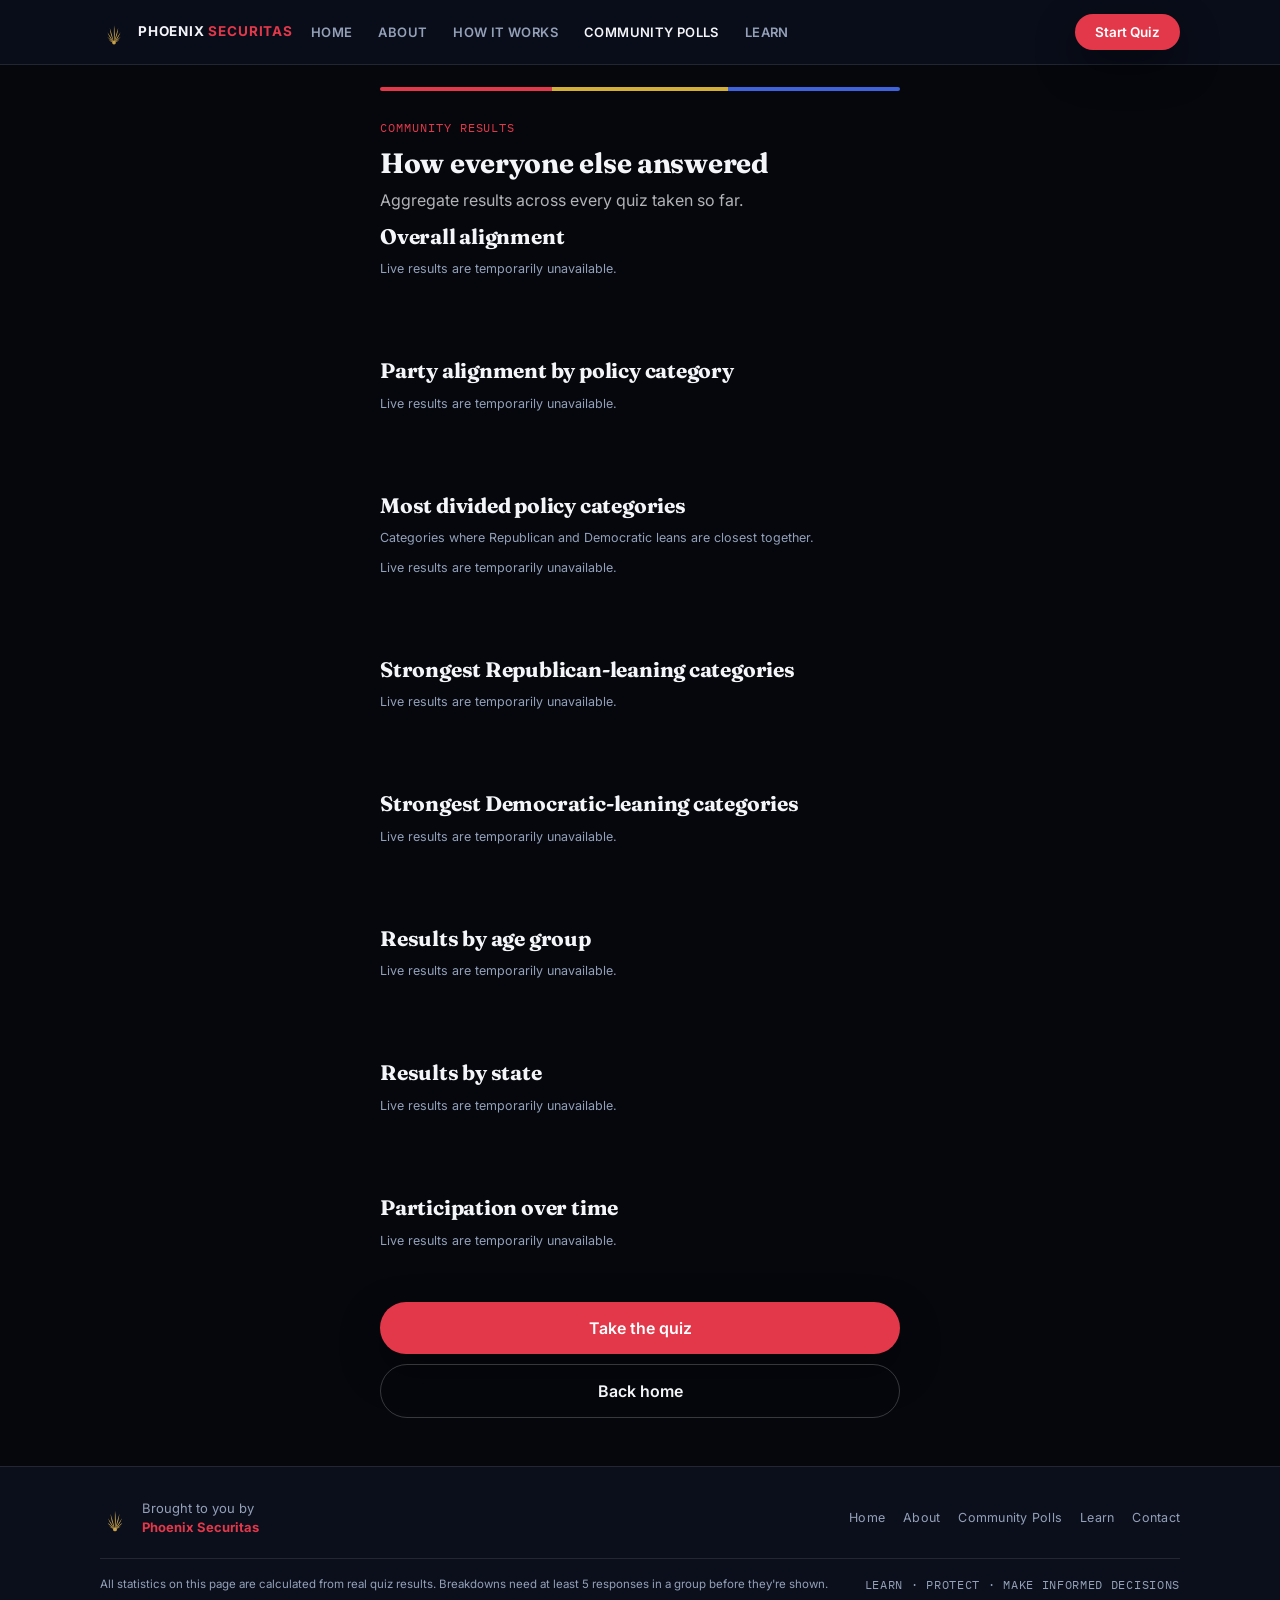
<file: community.html>
<!DOCTYPE html>
<html lang="en">
<head>
<meta charset="UTF-8">
<meta name="viewport" content="width=device-width, initial-scale=1, viewport-fit=cover">
<title>Community Results — Guess Your Party</title>
<link rel="stylesheet" href="css/style.css">
</head>
<body>

<nav class="site-nav">
  <div class="nav-inner">
    <a href="index.html" class="nav-brand">
      <img src="assets/phoenix-mark.svg" class="nav-logo" alt="Phoenix Securitas">
      <span class="wordmark">PHOENIX <b>SECURITAS</b></span>
    </a>
    <div class="nav-links">
      <a href="index.html">Home</a>
      <a href="index.html#about">About</a>
      <a href="index.html#how-it-works">How It Works</a>
      <a href="community.html" class="active">Community Polls</a>
    <a href="https://www.freedomsfighter.com/">Learn</a>
    </div>
    <a href="form.html" class="btn btn-primary nav-cta">Start Quiz</a>
  </div>
</nav>

<div class="shell">

  <div class="tri-rule" style="margin-top:22px;"></div>

  <main>
    <p class="eyebrow">Community results</p>
    <h1 style="font-size:28px;margin-bottom:10px;">How everyone else answered</h1>
    <p style="margin-bottom:6px;">Aggregate results across every quiz taken so far.</p>

    <section class="section-block" style="margin-top:6px;">
      <h2>Overall alignment</h2>
      <div id="overall-block">Loading live results…</div>
    </section>

    <section class="section-block">
      <h2>Party alignment by policy category</h2>
      <div id="category-list">Loading…</div>
    </section>

    <section class="section-block">
      <h2>Most divided policy categories</h2>
      <p style="font-size:12.5px;color:var(--slate);margin-bottom:10px;">Categories where Republican and Democratic leans are closest together.</p>
      <div id="most-divided-list">Loading…</div>
    </section>

    <section class="section-block">
      <h2>Strongest Republican-leaning categories</h2>
      <div id="strongest-r-list">Loading…</div>
    </section>

    <section class="section-block">
      <h2>Strongest Democratic-leaning categories</h2>
      <div id="strongest-d-list">Loading…</div>
    </section>

    <section class="section-block">
      <h2>Results by age group</h2>
      <div id="age-list">Loading…</div>
    </section>

    <section class="section-block">
      <h2>Results by state</h2>
      <div id="state-list">Loading…</div>
    </section>

    <section class="section-block">
      <h2>Participation over time</h2>
      <div id="trends-block">Loading…</div>
    </section>

    <div class="cta-stack" style="margin-top:6px;">
      <a class="btn btn-primary" href="form.html">Take the quiz</a>
      <a class="btn btn-ghost" href="index.html">Back home</a>
    </div>
  </main>

</div>

<footer class="site-footer-full">
  <div class="footer-inner">
    <div class="footer-top">
      <div class="footer-brand">
        <img src="assets/phoenix-mark.svg" alt="Phoenix Securitas">
        <div class="footer-brand-text">Brought to you by<br><a href="https://tree.phoenixsecuritas.com">Phoenix Securitas</a></div>
      </div>
      <div class="footer-links">
        <a href="index.html">Home</a>
        <a href="index.html#about">About</a>
        <a href="community.html">Community Polls</a>
        <a href="https://www.freedomsfighter.com/">Learn</a>
        <a href="https://tree.phoenixsecuritas.com">Contact</a>
      </div>
    </div>
    <div class="footer-bottom">
      <span>All statistics on this page are calculated from real quiz results. Breakdowns need at least 5 responses in a group before they're shown.</span>
      <span class="footer-tagline">Learn · Protect · Make Informed Decisions</span>
    </div>
  </div>
</footer>

<script src="js/community.js"></script>
</body>
</html>
</file>
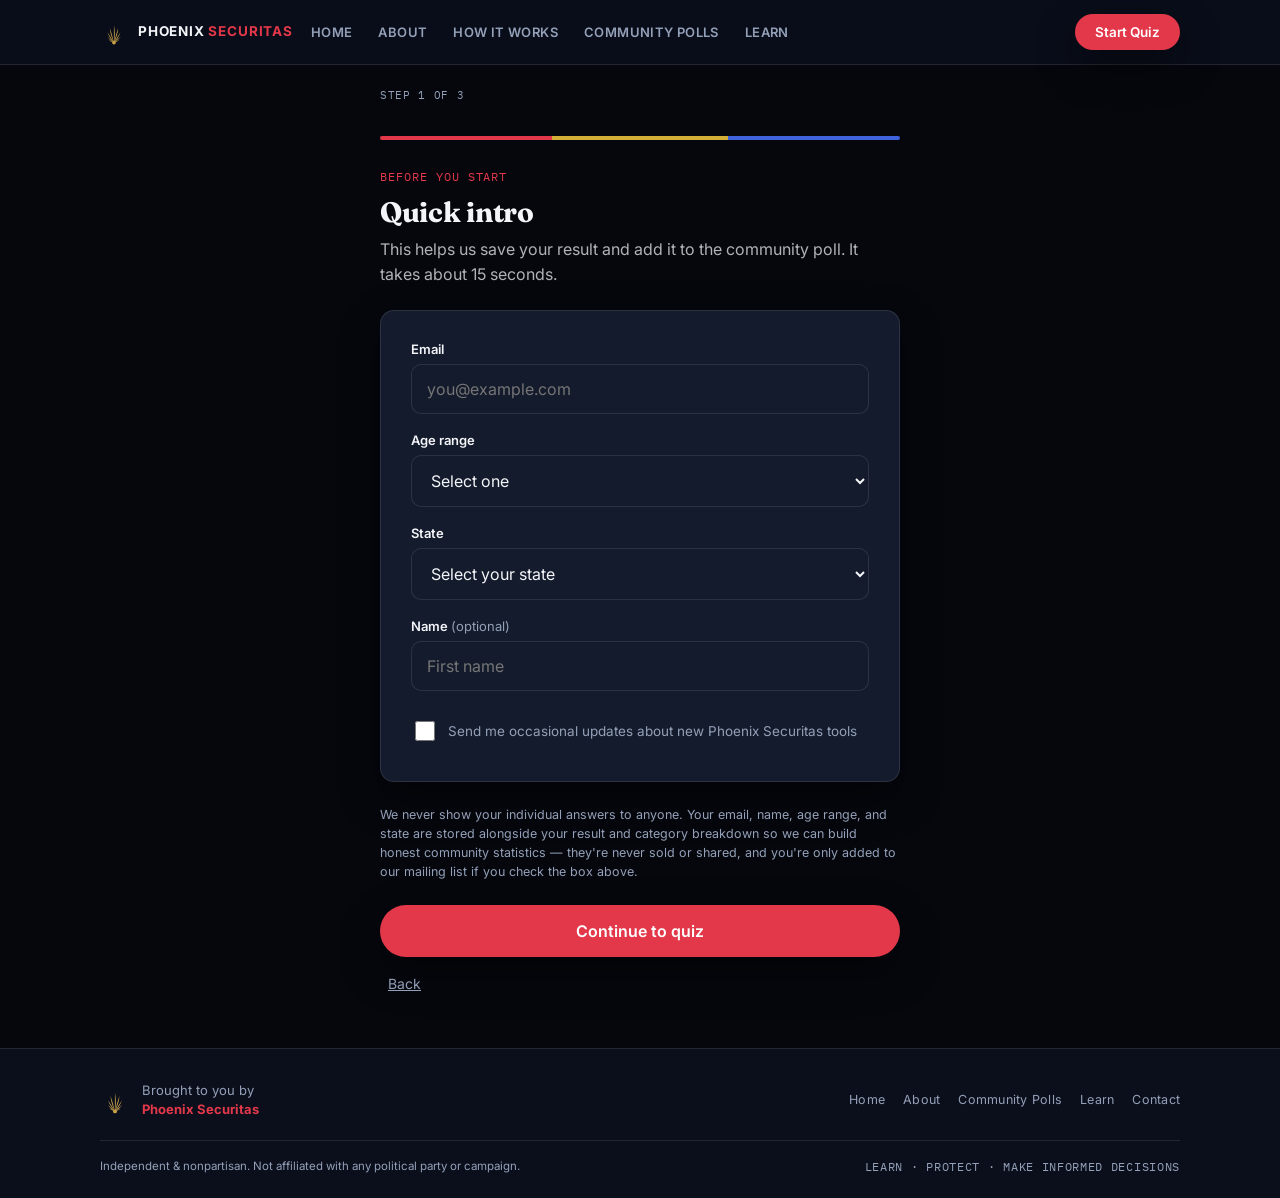
<file: form.html>
<!DOCTYPE html>
<html lang="en">
<head>
<meta charset="UTF-8">
<meta name="viewport" content="width=device-width, initial-scale=1, viewport-fit=cover">
<title>Before you start — Guess Your Party</title>
<link rel="stylesheet" href="css/style.css">
</head>
<body>

<nav class="site-nav">
  <div class="nav-inner">
    <a href="index.html" class="nav-brand">
      <img src="assets/phoenix-mark.svg" class="nav-logo" alt="Phoenix Securitas">
      <span class="wordmark">PHOENIX <b>SECURITAS</b></span>
    </a>
    <div class="nav-links">
      <a href="index.html">Home</a>
      <a href="index.html#about">About</a>
      <a href="index.html#how-it-works">How It Works</a>
      <a href="community.html">Community Polls</a>
    <a href="https://www.freedomsfighter.com/">Learn</a>
    </div>
    <a href="form.html" class="btn btn-primary nav-cta">Start Quiz</a>
  </div>
</nav>

<div class="shell">

  <div style="display:flex;align-items:center;justify-content:space-between;padding:22px 0 8px;">
    <p class="step-tag" style="margin:0;">Step 1 of 3</p>
  </div>
  <div class="tri-rule"></div>

  <main>
    <p class="eyebrow">Before you start</p>
    <h1 style="font-size:28px;margin-bottom:10px;">Quick intro</h1>
    <p style="margin-bottom:24px;">This helps us save your result and add it to the community poll. It takes about 15 seconds.</p>

    <!--
      SITE OWNER NOTE:
      To use a real embedded Google Form instead of the form below, create a
      Google Form with fields for Email, Age range, State, and Name (optional),
      then replace this whole <form class="form-card"> block with:

      <div class="form-card" style="padding:0;overflow:hidden;">
        <iframe src="YOUR_GOOGLE_FORM_EMBED_URL"
                width="100%" height="720" frameborder="0"
                style="display:block;">Loading…</iframe>
      </div>
      <a class="btn btn-primary" href="quiz.html">I've submitted the form — start the quiz</a>

      Google Forms can't auto-redirect to an external page on submit without a
      paid add-on, so the safest pattern is: embed the form, then show a
      "Continue to quiz" button beneath it. The native form below works the
      same way end-to-end without any external setup, and stores answers only
      in this browser (sessionStorage) — no backend involved.
    -->

    <form class="form-card" id="intake-form" novalidate>
      <div class="field" id="field-email">
        <label for="email">Email</label>
        <input type="email" id="email" name="email" placeholder="you@example.com" autocomplete="email" required>
        <div class="err-msg">Enter a valid email address.</div>
      </div>

      <div class="field" id="field-age">
        <label for="age">Age range</label>
        <select id="age" name="age" required>
          <option value="" disabled selected>Select one</option>
          <option>Under 18</option>
          <option>18–24</option>
          <option>25–34</option>
          <option>35–44</option>
          <option>45–54</option>
          <option>55–64</option>
          <option>65+</option>
        </select>
        <div class="err-msg">Please select an age range.</div>
      </div>

      <div class="field" id="field-state">
        <label for="state">State</label>
        <select id="state" name="state" required>
          <option value="" disabled selected>Select your state</option>
        </select>
        <div class="err-msg">Please select a state.</div>
      </div>

      <div class="field" id="field-name">
        <label for="name">Name <span class="optional">(optional)</span></label>
        <input type="text" id="name" name="name" placeholder="First name" autocomplete="given-name">
      </div>

      <div class="field field-checkbox" id="field-marketing">
        <label for="marketing">
          <input type="checkbox" id="marketing" name="marketing">
          Send me occasional updates about new Phoenix Securitas tools
        </label>
      </div>
    </form>

    <p class="privacy-note">We never show your individual answers to anyone. Your email, name, age range, and state are stored alongside your result and category breakdown so we can build honest community statistics — they're never sold or shared, and you're only added to our mailing list if you check the box above.</p>

    <div class="cta-stack">
      <button class="btn btn-primary" id="continue-btn" type="button">Continue to quiz</button>
      <a class="btn-link" href="index.html">Back</a>
    </div>
  </main>

</div>

<footer class="site-footer-full">
  <div class="footer-inner">
    <div class="footer-top">
      <div class="footer-brand">
        <img src="assets/phoenix-mark.svg" alt="Phoenix Securitas">
        <div class="footer-brand-text">Brought to you by<br><a href="https://tree.phoenixsecuritas.com">Phoenix Securitas</a></div>
      </div>
      <div class="footer-links">
        <a href="index.html">Home</a>
        <a href="index.html#about">About</a>
        <a href="community.html">Community Polls</a>
        <a href="https://www.freedomsfighter.com/">Learn</a>
        <a href="https://tree.phoenixsecuritas.com">Contact</a>
      </div>
    </div>
    <div class="footer-bottom">
      <span>Independent &amp; nonpartisan. Not affiliated with any political party or campaign.</span>
      <span class="footer-tagline">Learn · Protect · Make Informed Decisions</span>
    </div>
  </div>
</footer>

<script>
  const STATES = ["Alabama","Alaska","Arizona","Arkansas","California","Colorado","Connecticut","Delaware","Florida","Georgia","Hawaii","Idaho","Illinois","Indiana","Iowa","Kansas","Kentucky","Louisiana","Maine","Maryland","Massachusetts","Michigan","Minnesota","Mississippi","Missouri","Montana","Nebraska","Nevada","New Hampshire","New Jersey","New Mexico","New York","North Carolina","North Dakota","Ohio","Oklahoma","Oregon","Pennsylvania","Rhode Island","South Carolina","South Dakota","Tennessee","Texas","Utah","Vermont","Virginia","Washington","West Virginia","Wisconsin","Wyoming","District of Columbia"];
  const stateSelect = document.getElementById('state');
  STATES.forEach(s => {
    const opt = document.createElement('option');
    opt.value = s; opt.textContent = s;
    stateSelect.appendChild(opt);
  });

  function validEmail(v) { return /^[^\s@]+@[^\s@]+\.[^\s@]+$/.test(v); }

  document.getElementById('continue-btn').addEventListener('click', () => {
    const email = document.getElementById('email').value.trim();
    const age = document.getElementById('age').value;
    const state = document.getElementById('state').value;
    const name = document.getElementById('name').value.trim();
    const marketing = document.getElementById('marketing').checked;

    let ok = true;
    toggleError('field-email', !validEmail(email));
    toggleError('field-age', !age);
    toggleError('field-state', !state);
    ok = validEmail(email) && !!age && !!state;

    if (!ok) return;

    sessionStorage.setItem('gyp_profile', JSON.stringify({ email, age, state, name, marketing }));
    window.location.href = 'quiz.html';
  });

  function toggleError(fieldId, hasError) {
    document.getElementById(fieldId).classList.toggle('error', hasError);
  }
</script>
</body>
</html>
</file>
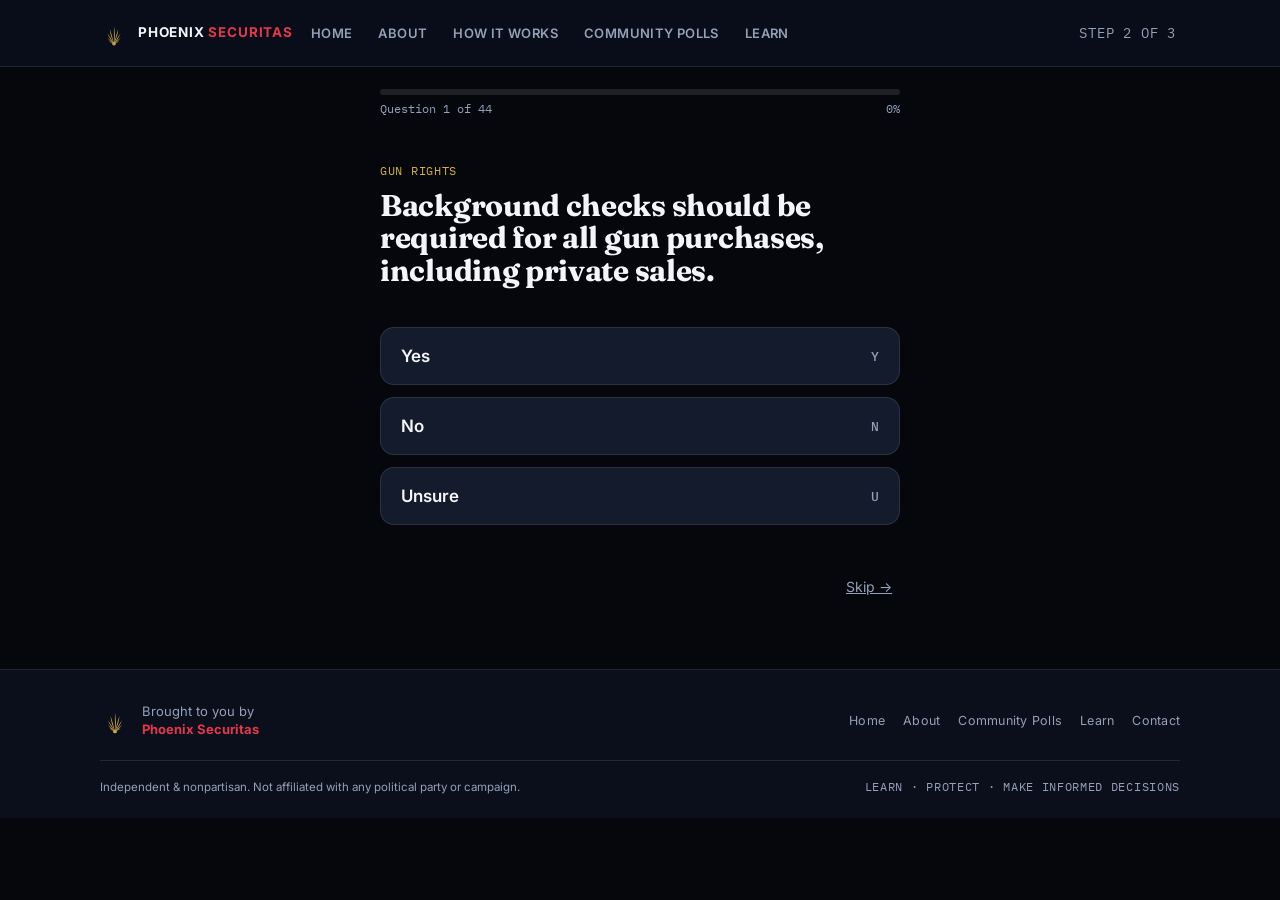
<file: quiz.html>
<!DOCTYPE html>
<html lang="en">
<head>
<meta charset="UTF-8">
<meta name="viewport" content="width=device-width, initial-scale=1, viewport-fit=cover">
<title>Quiz — Guess Your Party</title>
<link rel="stylesheet" href="css/style.css">
</head>
<body>

<nav class="site-nav">
  <div class="nav-inner">
    <a href="index.html" class="nav-brand">
      <img src="assets/phoenix-mark.svg" class="nav-logo" alt="Phoenix Securitas">
      <span class="wordmark">PHOENIX <b>SECURITAS</b></span>
    </a>
    <div class="nav-links">
      <a href="index.html">Home</a>
      <a href="index.html#about">About</a>
      <a href="index.html#how-it-works">How It Works</a>
      <a href="community.html">Community Polls</a>
    <a href="https://www.freedomsfighter.com/">Learn</a>
    </div>
    <span class="step-tag nav-cta" style="padding:10px 4px;">Step 2 of 3</span>
  </div>
</nav>

<div class="shell">

  <div class="progress-track" style="margin-top:22px;"><div class="progress-fill" id="progress-fill"></div></div>
  <div class="progress-meta">
    <span id="progress-count">Question 1 of 44</span>
    <span id="progress-pct">2%</span>
  </div>

  <main>
    <div class="quiz-stage">
      <div class="q-category" id="q-category">Economy &amp; Taxes</div>
      <h1 class="q-text" id="q-text">Loading question…</h1>

      <div class="answers">
        <button class="ans-btn" data-a="yes" id="btn-yes">
          <span>Yes</span><span class="k">Y</span>
        </button>
        <button class="ans-btn" data-a="no" id="btn-no">
          <span>No</span><span class="k">N</span>
        </button>
        <button class="ans-btn" data-a="unsure" id="btn-unsure">
          <span>Unsure</span><span class="k">U</span>
        </button>
      </div>
    </div>

    <div class="quiz-footer">
      <button class="btn-link" id="back-btn" type="button">← Previous</button>
      <button class="btn-link" id="skip-btn" type="button">Skip →</button>
    </div>
  </main>
</div>

<footer class="site-footer-full">
  <div class="footer-inner">
    <div class="footer-top">
      <div class="footer-brand">
        <img src="assets/phoenix-mark.svg" alt="Phoenix Securitas">
        <div class="footer-brand-text">Brought to you by<br><a href="https://tree.phoenixsecuritas.com">Phoenix Securitas</a></div>
      </div>
      <div class="footer-links">
        <a href="index.html">Home</a>
        <a href="index.html#about">About</a>
        <a href="community.html">Community Polls</a>
        <a href="https://www.freedomsfighter.com/">Learn</a>
        <a href="https://tree.phoenixsecuritas.com">Contact</a>
      </div>
    </div>
    <div class="footer-bottom">
      <span>Independent &amp; nonpartisan. Not affiliated with any political party or campaign.</span>
      <span class="footer-tagline">Learn · Protect · Make Informed Decisions</span>
    </div>
  </div>
</footer>

<script src="js/questions.js"></script>
<script src="js/quiz.js"></script>
</body>
</html>
</file>
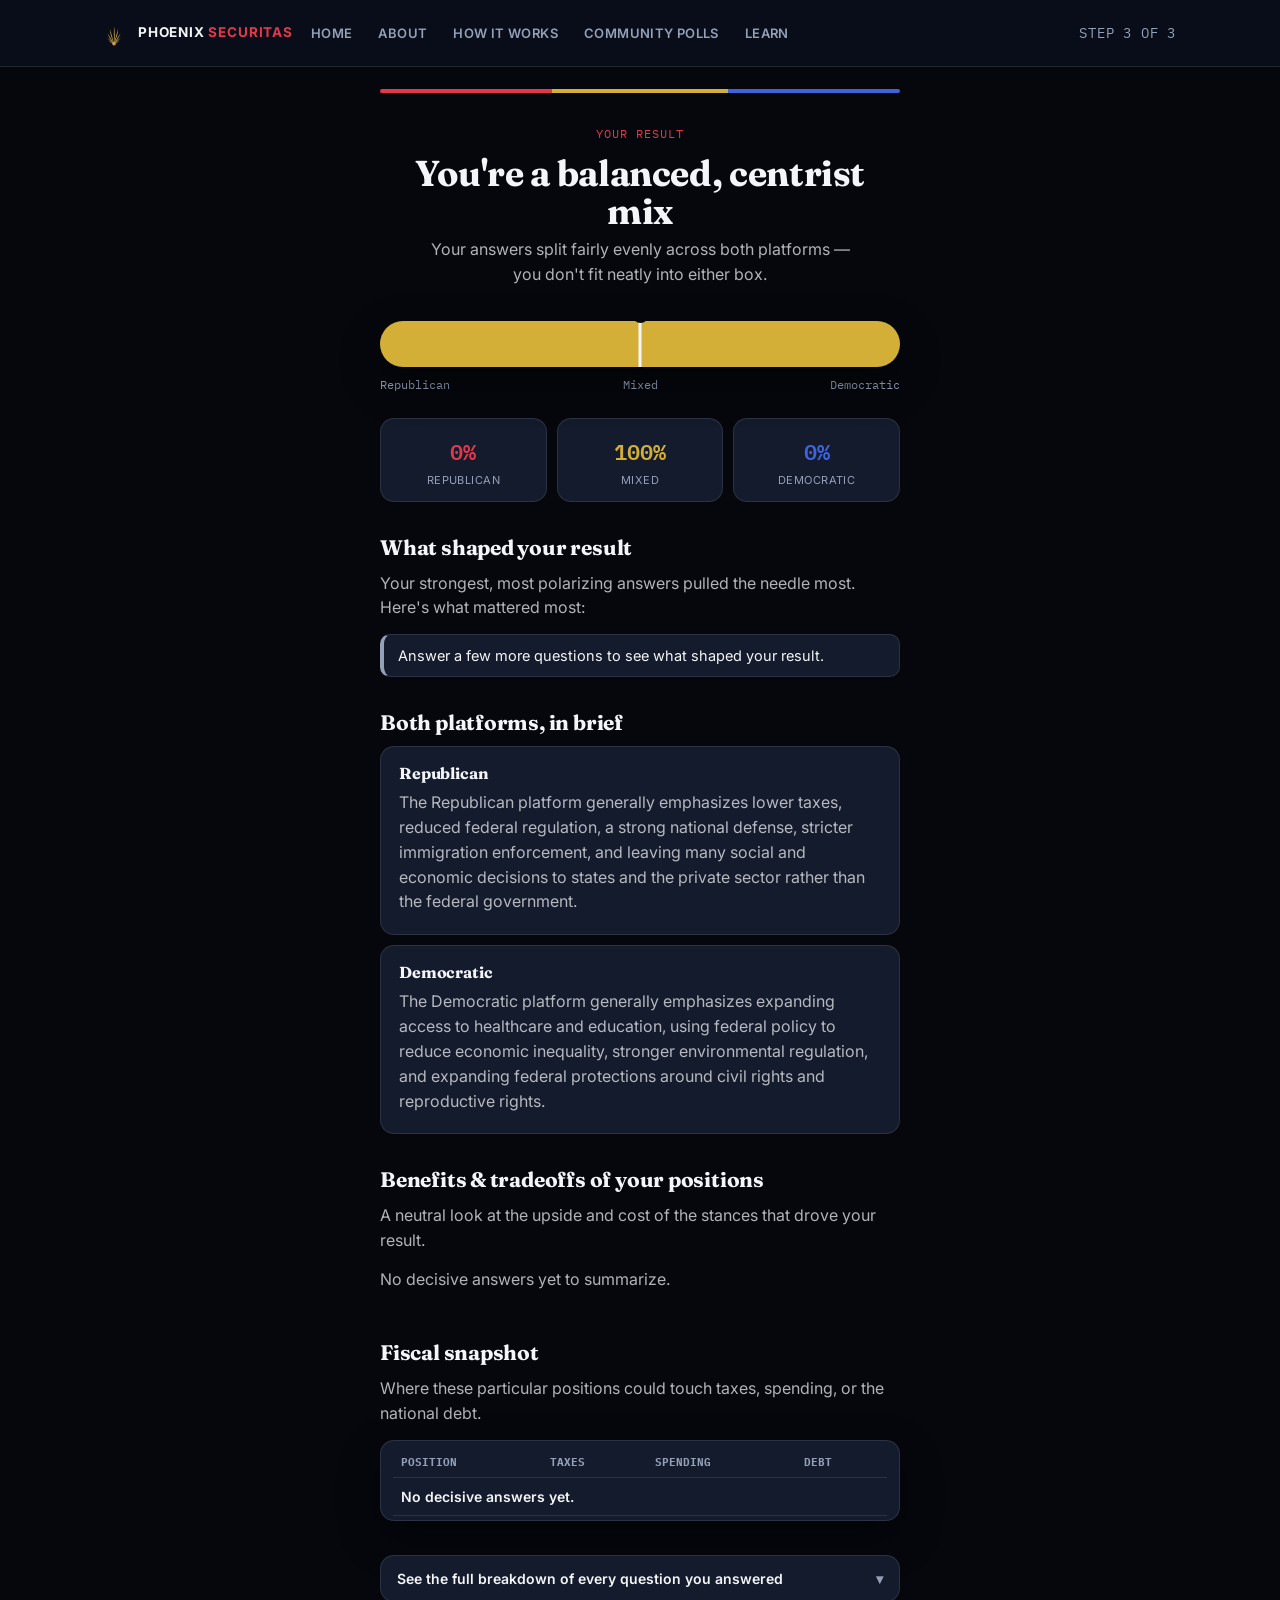
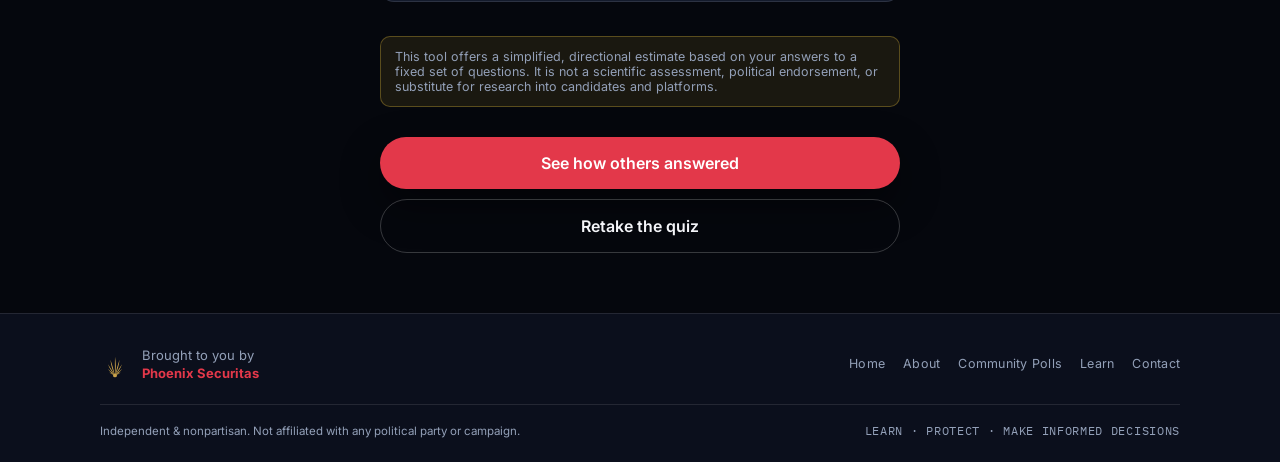
<file: results.html>
<!DOCTYPE html>
<html lang="en">
<head>
<meta charset="UTF-8">
<meta name="viewport" content="width=device-width, initial-scale=1, viewport-fit=cover">
<title>Your Results — Guess Your Party</title>
<link rel="stylesheet" href="css/style.css">
</head>
<body>

<nav class="site-nav">
  <div class="nav-inner">
    <a href="index.html" class="nav-brand">
      <img src="assets/phoenix-mark.svg" class="nav-logo" alt="Phoenix Securitas">
      <span class="wordmark">PHOENIX <b>SECURITAS</b></span>
    </a>
    <div class="nav-links">
      <a href="index.html">Home</a>
      <a href="index.html#about">About</a>
      <a href="index.html#how-it-works">How It Works</a>
      <a href="community.html">Community Polls</a>
    <a href="https://www.freedomsfighter.com/">Learn</a>
    </div>
    <span class="step-tag nav-cta" style="padding:10px 4px;">Step 3 of 3</span>
  </div>
</nav>

<div class="shell">

  <div class="tri-rule" style="margin-top:22px;"></div>

  <main id="results-root">
    <div id="confidence-gate" hidden>
      <div class="result-lead">
        <p class="eyebrow">Your result</p>
        <h1 id="gate-headline">This is close</h1>
        <p id="gate-subhead" style="max-width:42ch;margin:0 auto;"></p>
      </div>
      <div class="cta-stack" style="margin-top:18px;">
        <a class="btn btn-primary" href="tiebreaker.html">Answer 5 more questions</a>
        <button type="button" class="btn-link" id="gate-skip-btn">See my result anyway</button>
      </div>
    </div>

    <div id="full-results" hidden>
    <div class="result-lead">
      <p class="eyebrow">Your result</p>
      <h1 id="headline">Calculating…</h1>
      <p id="subhead" style="max-width:42ch;margin:0 auto;"></p>
    </div>

    <div class="ballot-meter">
      <div class="meter-track">
        <div class="meter-seg r" id="seg-r"></div>
        <div class="meter-seg m" id="seg-m"></div>
        <div class="meter-seg d" id="seg-d"></div>
        <div class="meter-pin" id="meter-pin"></div>
      </div>
      <div class="meter-labels">
        <span>Republican</span>
        <span>Mixed</span>
        <span>Democratic</span>
      </div>
    </div>

    <div class="score-cards">
      <div class="score-card r">
        <div class="pct" id="pct-r">0%</div>
        <div class="lab">Republican</div>
      </div>
      <div class="score-card m">
        <div class="pct" id="pct-m">0%</div>
        <div class="lab">Mixed</div>
      </div>
      <div class="score-card d">
        <div class="pct" id="pct-d">0%</div>
        <div class="lab">Democratic</div>
      </div>
    </div>

    <section class="section-block">
      <h2>What shaped your result</h2>
      <p style="margin-bottom:14px;">Your strongest, most polarizing answers pulled the needle most. Here's what mattered most:</p>
      <ul class="driver-list" id="driver-list"></ul>
    </section>

    <section class="section-block">
      <h2 id="platform-heading">Platform snapshot</h2>
      <div id="platform-container"></div>
    </section>

    <section class="section-block">
      <h2>Benefits &amp; tradeoffs of your positions</h2>
      <p style="margin-bottom:14px;">A neutral look at the upside and cost of the stances that drove your result.</p>
      <div class="tradeoff-grid" id="tradeoff-grid"></div>
    </section>

    <section class="section-block">
      <h2>Fiscal snapshot</h2>
      <p style="margin-bottom:14px;">Where these particular positions could touch taxes, spending, or the national debt.</p>
      <div class="form-card" style="padding:6px 12px 4px;">
        <table class="impact-table">
          <thead>
            <tr><th>Position</th><th>Taxes</th><th>Spending</th><th>Debt</th></tr>
          </thead>
          <tbody id="impact-body"></tbody>
        </table>
      </div>
    </section>

    <section class="section-block">
      <button type="button" class="breakdown-toggle" id="breakdown-toggle">
        See the full breakdown of every question you answered
        <span class="chevron" aria-hidden="true">▾</span>
      </button>
      <div id="breakdown-panel" class="breakdown-panel" hidden>
        <p style="margin:0 0 14px;">A neutral explanation, potential benefit, and tradeoff for each policy question you answered decisively.</p>
        <div id="breakdown-list"></div>
      </div>
    </section>

    <div class="disclaimer" id="disclaimer">
      This tool offers a simplified, directional estimate based on your answers to a fixed set of questions. It is not a scientific assessment, political endorsement, or substitute for research into candidates and platforms.
    </div>

    <div class="result-actions">
      <a class="btn btn-primary" href="community.html">See how others answered</a>
      <a class="btn btn-ghost" href="quiz.html" id="retake-btn">Retake the quiz</a>
    </div>
    </div>
  </main>

</div>

<footer class="site-footer-full">
  <div class="footer-inner">
    <div class="footer-top">
      <div class="footer-brand">
        <img src="assets/phoenix-mark.svg" alt="Phoenix Securitas">
        <div class="footer-brand-text">Brought to you by<br><a href="https://tree.phoenixsecuritas.com">Phoenix Securitas</a></div>
      </div>
      <div class="footer-links">
        <a href="index.html">Home</a>
        <a href="index.html#about">About</a>
        <a href="community.html">Community Polls</a>
        <a href="https://www.freedomsfighter.com/">Learn</a>
        <a href="https://tree.phoenixsecuritas.com">Contact</a>
      </div>
    </div>
    <div class="footer-bottom">
      <span>Independent &amp; nonpartisan. Not affiliated with any political party or campaign.</span>
      <span class="footer-tagline">Learn · Protect · Make Informed Decisions</span>
    </div>
  </div>
</footer>

<script src="js/questions.js"></script>
<script src="js/results.js"></script>
</body>
</html>
</file>
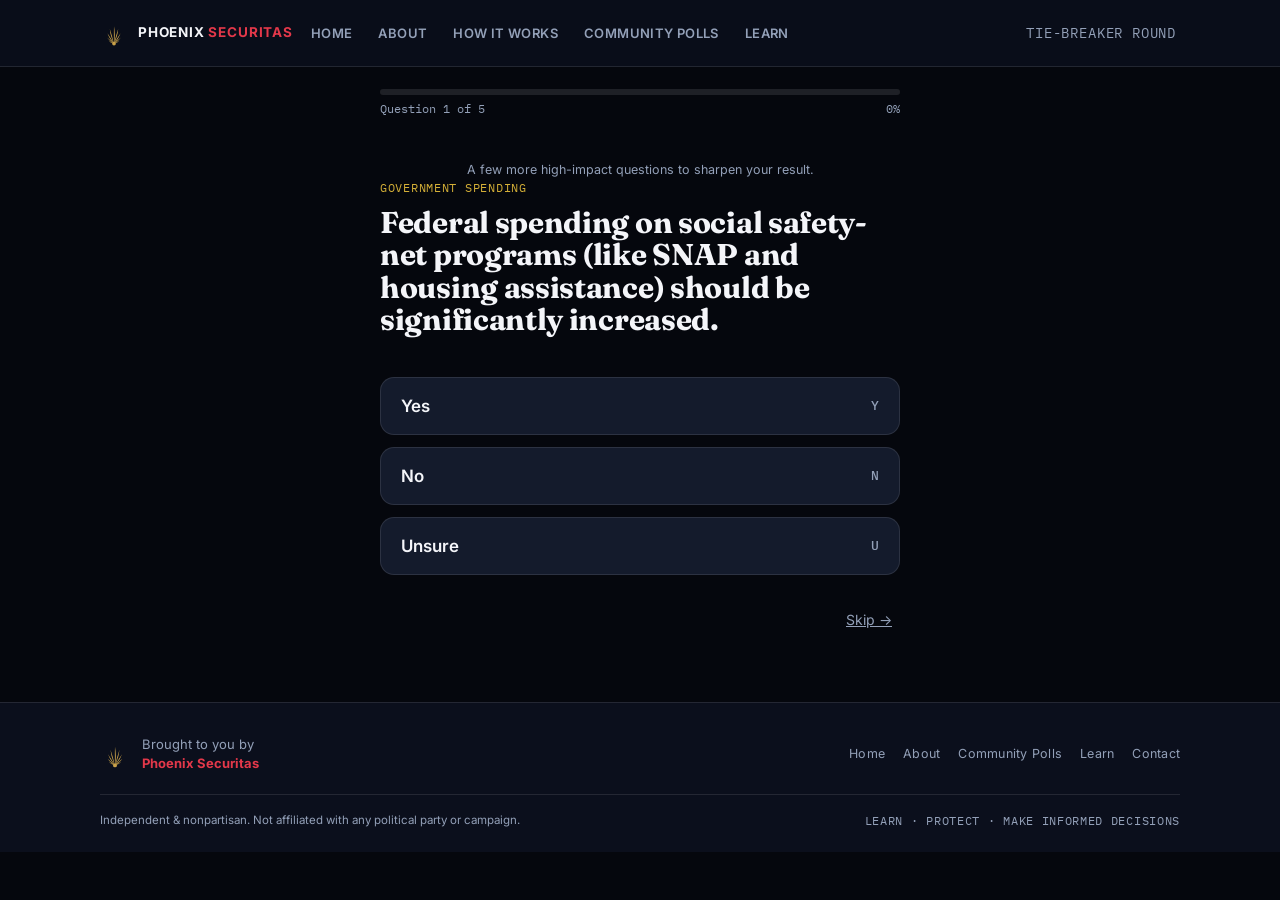
<file: tiebreaker.html>
<!DOCTYPE html>
<html lang="en">
<head>
<meta charset="UTF-8">
<meta name="viewport" content="width=device-width, initial-scale=1, viewport-fit=cover">
<title>Tie-Breaker — Guess Your Party</title>
<link rel="stylesheet" href="css/style.css">
</head>
<body>

<nav class="site-nav">
  <div class="nav-inner">
    <a href="index.html" class="nav-brand">
      <img src="assets/phoenix-mark.svg" class="nav-logo" alt="Phoenix Securitas">
      <span class="wordmark">PHOENIX <b>SECURITAS</b></span>
    </a>
    <div class="nav-links">
      <a href="index.html">Home</a>
      <a href="index.html#about">About</a>
      <a href="index.html#how-it-works">How It Works</a>
      <a href="community.html">Community Polls</a>
    <a href="https://www.freedomsfighter.com/">Learn</a>
    </div>
    <span class="step-tag nav-cta" style="padding:10px 4px;">Tie-breaker round</span>
  </div>
</nav>

<div class="shell">

  <div class="progress-track" style="margin-top:22px;"><div class="progress-fill" id="progress-fill"></div></div>
  <div class="progress-meta">
    <span id="progress-count">Question 1 of 5</span>
    <span id="progress-pct">0%</span>
  </div>

  <main>
    <p style="text-align:center;font-size:12.5px;color:var(--slate);margin:14px 0 0;">A few more high-impact questions to sharpen your result.</p>
    <div class="quiz-stage">
      <div class="q-category" id="q-category">Category</div>
      <h1 class="q-text" id="q-text">Loading question…</h1>

      <div class="answers">
        <button class="ans-btn" data-a="yes" id="btn-yes">
          <span>Yes</span><span class="k">Y</span>
        </button>
        <button class="ans-btn" data-a="no" id="btn-no">
          <span>No</span><span class="k">N</span>
        </button>
        <button class="ans-btn" data-a="unsure" id="btn-unsure">
          <span>Unsure</span><span class="k">U</span>
        </button>
      </div>
    </div>

    <div class="quiz-footer">
      <button class="btn-link" id="back-btn" type="button">← Previous</button>
      <button class="btn-link" id="skip-btn" type="button">Skip →</button>
    </div>
  </main>
</div>

<footer class="site-footer-full">
  <div class="footer-inner">
    <div class="footer-top">
      <div class="footer-brand">
        <img src="assets/phoenix-mark.svg" alt="Phoenix Securitas">
        <div class="footer-brand-text">Brought to you by<br><a href="https://tree.phoenixsecuritas.com">Phoenix Securitas</a></div>
      </div>
      <div class="footer-links">
        <a href="index.html">Home</a>
        <a href="index.html#about">About</a>
        <a href="community.html">Community Polls</a>
        <a href="https://www.freedomsfighter.com/">Learn</a>
        <a href="https://tree.phoenixsecuritas.com">Contact</a>
      </div>
    </div>
    <div class="footer-bottom">
      <span>Independent &amp; nonpartisan. Not affiliated with any political party or campaign.</span>
      <span class="footer-tagline">Learn · Protect · Make Informed Decisions</span>
    </div>
  </div>
</footer>

<script src="js/questions.js"></script>
<script src="js/tiebreaker.js"></script>
</body>
</html>
</file>
<file: css/style.css>
/* ==========================================================================
   Guess Your Party — design tokens (dark theme)
   Palette:
     --bg         #05070D  page background, near-black navy
     --bg-elev    #0B0F1C  nav / footer surface
     --paper      #141B2C  card / input surface
     --ink        #F4F5F9  primary text on dark
     --slate      #93A0B8  secondary / muted text
     --red        #E3384A  "Republican Alignment" accent
     --blue       #3E63DD  "Democratic Alignment" accent
     --gold       #D4AF37  civic accent (progress, marks)
     --purple     #7C6FF0  fourth accent (community / people)
   Type:
     Display  — "Fraunces"       (ballot / document authority)
     Body/UI  — "Inter"          (clean, small-size legibility)
     Data     — "IBM Plex Mono"  (tallies, percentages, stats)
   ========================================================================== */

@import url('https://fonts.googleapis.com/css2?family=Fraunces:opsz,wght@9..144,400;9..144,600;9..144,700&family=Inter:wght@400;500;600;700&family=IBM+Plex+Mono:wght@500;600&display=swap');

:root {
  --bg: #05070D;
  --bg-elev: #0B0F1C;
  --paper: #141B2C;
  --paper-2: #182034;
  --ink: #F4F5F9;
  --navy: #F4F5F9;          /* alias kept for legacy component rules — now means "ink" */
  --navy-70: rgba(244, 245, 249, 0.72);
  --on-accent: #FFFFFF;
  --red: #E3384A;
  --red-dim: rgba(227, 56, 74, 0.16);
  --blue: #3E63DD;
  --blue-dim: rgba(62, 99, 221, 0.16);
  --gold: #D4AF37;
  --gold-dim: rgba(212, 175, 55, 0.16);
  --purple: #7C6FF0;
  --parchment: var(--bg);   /* alias kept for legacy component rules */
  --slate: #93A0B8;
  --line: rgba(255, 255, 255, 0.10);
  --line-strong: rgba(255, 255, 255, 0.20);
  --shadow: 0 16px 40px rgba(0, 0, 0, 0.45);
  --radius: 14px;
  --max-w: 560px;
  --max-w-wide: 1120px;
}

* { box-sizing: border-box; }

html { -webkit-tap-highlight-color: transparent; }

body {
  margin: 0;
  min-height: 100dvh;
  background: var(--bg);
  color: var(--ink);
  font-family: 'Inter', system-ui, sans-serif;
  -webkit-font-smoothing: antialiased;
}

h1, h2, h3, .display {
  font-family: 'Fraunces', Georgia, serif;
  letter-spacing: -0.01em;
  line-height: 1.08;
  margin: 0;
  color: var(--ink);
}

.mono {
  font-family: 'IBM Plex Mono', ui-monospace, monospace;
}

p { line-height: 1.55; color: var(--navy-70); margin: 0 0 1em; }

a { color: inherit; }

img, svg { max-width: 100%; display: block; }

button, input, select { font-family: inherit; font-size: inherit; }

/* Layout shell shared by every page's core flow (mobile-first quiz column) */
.shell {
  max-width: var(--max-w);
  margin: 0 auto;
  padding: 0 20px;
  display: flex;
  flex-direction: column;
}

main { flex: 1; display: flex; flex-direction: column; }

.eyebrow {
  font-family: 'IBM Plex Mono', monospace;
  font-size: 12px;
  letter-spacing: .08em;
  text-transform: uppercase;
  color: var(--red);
  margin: 0 0 10px;
}

.step-tag {
  font-family: 'IBM Plex Mono', monospace;
  font-size: 11px;
  letter-spacing: .06em;
  text-transform: uppercase;
  color: var(--slate);
}

/* Thin tri-color rule used as a page accent, echoes the ballot-meter */
.tri-rule {
  height: 4px;
  border-radius: 4px;
  background: linear-gradient(90deg, var(--red) 0%, var(--red) 33%, var(--gold) 33%, var(--gold) 67%, var(--blue) 67%, var(--blue) 100%);
  margin: 24px 0 28px;
}

/* ---------- Site nav ---------- */
.site-nav {
  position: sticky;
  top: 0;
  z-index: 50;
  background: rgba(11, 15, 28, 0.88);
  backdrop-filter: blur(10px);
  -webkit-backdrop-filter: blur(10px);
  border-bottom: 1px solid var(--line);
}
.site-nav--overlay {
  position: fixed;
  left: 0;
  right: 0;
  background: rgba(5, 7, 13, 0.35);
  border-bottom: 1px solid rgba(255, 255, 255, 0.08);
}
.site-nav--overlay .nav-links a { color: rgba(255, 255, 255, 0.85); }
.site-nav--overlay .nav-links a:hover { color: #fff; }
.nav-inner {
  max-width: var(--max-w-wide);
  margin: 0 auto;
  padding: 14px 20px;
  display: flex;
  align-items: center;
  gap: 18px;
}
.nav-brand {
  display: flex;
  align-items: center;
  gap: 10px;
  text-decoration: none;
  flex: none;
}
.nav-logo { width: 28px; height: 28px; flex: none; }
.nav-brand .wordmark {
  font-family: 'Inter', sans-serif;
  font-size: 13.5px;
  font-weight: 700;
  letter-spacing: 0.06em;
  color: var(--ink);
  line-height: 1.15;
  white-space: nowrap;
}
.nav-brand .wordmark b { color: var(--red); font-weight: 700; }
.nav-links {
  display: flex;
  align-items: center;
  gap: 26px;
  flex: 1;
}
.nav-links a {
  font-size: 13px;
  font-weight: 600;
  letter-spacing: 0.03em;
  text-transform: uppercase;
  color: var(--slate);
  text-decoration: none;
  white-space: nowrap;
  transition: color .12s ease;
}
.nav-links a:hover, .nav-links a.active { color: var(--ink); }
.site-nav .nav-cta {
  flex: none;
  padding: 10px 20px;
  font-size: 13.5px;
  width: auto;
}

@media (max-width: 760px) {
  .nav-links { display: none; }
  .nav-inner { justify-content: space-between; }
}

/* ---------- Buttons ---------- */
.btn {
  display: inline-flex;
  align-items: center;
  justify-content: center;
  gap: 8px;
  border: none;
  border-radius: 999px;
  padding: 16px 26px;
  font-weight: 600;
  font-size: 16px;
  cursor: pointer;
  transition: transform .12s ease, box-shadow .12s ease, background .12s ease;
  text-decoration: none;
}
.btn:active { transform: scale(0.97); }
.btn:focus-visible { outline: 3px solid var(--gold); outline-offset: 2px; }

.btn-primary {
  background: var(--red);
  color: var(--on-accent);
  box-shadow: var(--shadow);
  width: 100%;
}
.btn-primary:hover { box-shadow: 0 14px 34px rgba(227,56,74,0.30); background: #EF4657; }

.btn-ghost {
  background: transparent;
  color: var(--ink);
  border: 1.5px solid var(--line-strong);
  width: 100%;
}
.btn-ghost:hover { border-color: var(--ink); }

.btn-link {
  background: none;
  border: none;
  color: var(--slate);
  font-size: 14px;
  text-decoration: underline;
  padding: 8px;
}

/* ---------- Landing page ---------- */
/* ---------- Video hero ---------- */
.hero-video {
  position: relative;
  width: 100vw;
  margin-left: calc(-50vw + 50%);
  margin-right: calc(-50vw + 50%);
  height: 80vh;
  height: 80dvh;
  min-height: 480px;
  overflow: hidden;
  display: flex;
  align-items: center;
  justify-content: center;
}

.hero-video-bg {
  position: absolute;
  top: 50%;
  left: 50%;
  min-width: 100%;
  min-height: 100%;
  width: auto;
  height: auto;
  transform: translate(-50%, -50%);
  object-fit: cover;
  z-index: 0;
}

.hero-video-overlay {
  position: absolute;
  inset: 0;
  background: rgba(0, 0, 0, 0.55);
  z-index: 1;
}

.hero-video-content {
  position: relative;
  z-index: 2;
  text-align: center;
  color: #fff;
  padding: 0 24px;
  max-width: 640px;
}

.hero-video-eyebrow {
  font-family: 'IBM Plex Mono', monospace;
  font-size: 12px;
  letter-spacing: .1em;
  text-transform: uppercase;
  color: var(--red);
  margin: 0 0 14px;
}

.hero-video-title {
  font-size: clamp(40px, 12vw, 68px);
  line-height: 1.02;
  letter-spacing: 0.5px;
  margin: 0 0 18px;
  color: #fff;
  text-shadow: 0 2px 18px rgba(0, 0, 0, 0.5);
}

.hero-video-title span {
  color: var(--red);
  display: block;
}

.hero-video-tagline {
  font-size: clamp(16px, 3.6vw, 20px);
  line-height: 1.5;
  color: #E7E9F2;
  margin: 0 0 30px;
  text-shadow: 0 1px 10px rgba(0, 0, 0, 0.4);
}

.btn-hero {
  display: inline-block;
  font-size: 18px;
  padding: 16px 40px;
  margin-bottom: 18px;
}

.hero-video-footer {
  font-size: 12px;
  letter-spacing: 0.2px;
  color: rgba(255, 255, 255, 0.55);
  margin: 0;
}

.hero-video-footer a {
  color: rgba(255, 255, 255, 0.75);
  text-decoration: underline;
  text-decoration-color: rgba(255, 255, 255, 0.35);
  text-underline-offset: 2px;
  transition: color 0.15s ease;
}

.hero-video-footer a:hover {
  color: #fff;
  text-decoration-color: rgba(255, 255, 255, 0.7);
}

.hero-secondary {
  padding: 48px 0 8px;
}

.hero {
  padding: 6vh 0 40px;
  flex: 1;
  display: flex;
  flex-direction: column;
  justify-content: center;
}

.hero h1 {
  font-size: clamp(38px, 11vw, 52px);
  margin-bottom: 14px;
}

.hero .lede {
  font-size: 19px;
  color: var(--ink);
  font-weight: 500;
  margin-bottom: 6px;
}

.hero .sub {
  font-size: 16px;
  color: var(--navy-70);
  margin-bottom: 30px;
  max-width: 46ch;
}

.stat-strip {
  display: flex;
  gap: 22px;
  margin: 6px 0 34px;
  padding: 16px 0;
  border-top: 1px solid var(--line);
  border-bottom: 1px solid var(--line);
}
.stat-strip div { flex: 1; }
.stat-strip .num {
  font-family: 'IBM Plex Mono', monospace;
  font-weight: 600;
  font-size: 20px;
  color: var(--ink);
}
.stat-strip .lab {
  font-size: 12px;
  color: var(--slate);
}

.cta-stack { display: flex; flex-direction: column; gap: 10px; margin-bottom: 8px; }

.tiny-note {
  font-size: 13px;
  color: var(--slate);
  text-align: center;
  margin-top: 4px;
}

/* ---------- Feature icon grid (Fair & Balanced / See Your Alignment / etc.) ---------- */
.feature-section { padding: 8px 0 44px; }
.feature-grid {
  display: grid;
  grid-template-columns: 1fr;
  gap: 14px;
}
.feature-card {
  background: var(--paper);
  border: 1px solid var(--line);
  border-radius: var(--radius);
  padding: 24px 20px;
  text-align: center;
}
.feature-icon {
  width: 48px; height: 48px;
  border-radius: 50%;
  display: flex; align-items: center; justify-content: center;
  margin: 0 auto 16px;
  border: 1.5px solid currentColor;
}
.feature-icon svg { width: 22px; height: 22px; }
.feature-card.c-red .feature-icon { color: var(--red); }
.feature-card.c-blue .feature-icon { color: var(--blue); }
.feature-card.c-ink .feature-icon { color: var(--ink); }
.feature-card.c-purple .feature-icon { color: var(--purple); }
.feature-card h3 {
  font-family: 'Inter', sans-serif;
  font-size: 14px;
  font-weight: 700;
  letter-spacing: 0.04em;
  text-transform: uppercase;
  color: var(--ink);
  margin-bottom: 10px;
}
.feature-card p { font-size: 13.5px; margin: 0; }

@media (min-width: 620px) {
  .feature-grid { grid-template-columns: 1fr 1fr; }
}

/* ---------- About / How it works sections ---------- */
.content-section { padding: 8px 0 44px; scroll-margin-top: 90px; }
.content-section h2 {
  font-size: 24px;
  margin-bottom: 14px;
}
.how-steps {
  display: flex;
  flex-direction: column;
  gap: 14px;
  margin-top: 18px;
}
.how-step {
  display: flex;
  gap: 14px;
  align-items: flex-start;
  background: var(--paper);
  border: 1px solid var(--line);
  border-radius: var(--radius);
  padding: 16px 18px;
}
.how-step .n {
  font-family: 'IBM Plex Mono', monospace;
  font-weight: 600;
  font-size: 15px;
  color: var(--red);
  border: 1.5px solid var(--red);
  border-radius: 50%;
  width: 30px; height: 30px;
  flex: none;
  display: flex; align-items: center; justify-content: center;
}
.how-step h4 { font-family: 'Inter', sans-serif; font-size: 15px; font-weight: 700; margin: 0 0 4px; color: var(--ink); }
.how-step p { font-size: 13.5px; margin: 0; }

/* ---------- Site footer ---------- */
.site-footer-full {
  background: var(--bg-elev);
  border-top: 1px solid var(--line);
  margin-top: 40px;
}
.footer-inner {
  max-width: var(--max-w-wide);
  margin: 0 auto;
  padding: 32px 20px 24px;
}
.footer-top {
  display: flex;
  flex-wrap: wrap;
  align-items: center;
  justify-content: space-between;
  gap: 18px;
  padding-bottom: 22px;
  border-bottom: 1px solid var(--line);
}
.footer-brand {
  display: flex;
  align-items: center;
  gap: 12px;
}
.footer-brand img { width: 30px; height: 30px; flex: none; }
.footer-brand-text { font-size: 13px; color: var(--slate); line-height: 1.4; }
.footer-brand-text a { color: var(--red); font-weight: 700; text-decoration: none; }
.footer-brand-text a:hover { text-decoration: underline; }
.footer-links {
  display: flex;
  flex-wrap: wrap;
  gap: 18px;
}
.footer-links a {
  font-size: 12.5px;
  color: var(--slate);
  text-decoration: none;
  letter-spacing: 0.02em;
}
.footer-links a:hover { color: var(--ink); }
.footer-bottom {
  display: flex;
  flex-wrap: wrap;
  justify-content: space-between;
  align-items: center;
  gap: 10px;
  padding-top: 18px;
  font-size: 11.5px;
  color: var(--slate);
}
.footer-tagline {
  font-family: 'IBM Plex Mono', monospace;
  letter-spacing: 0.06em;
  text-transform: uppercase;
}

/* legacy simple footer (kept for any page that hasn't adopted footer-full) */
footer.site-footer {
  padding: 22px 0 30px;
  font-size: 12.5px;
  color: var(--slate);
  text-align: center;
}
footer.site-footer a { color: var(--gold); text-decoration: underline; }

/* ---------- Form page ---------- */
.field {
  margin-bottom: 18px;
}
.field label {
  display: block;
  font-size: 13px;
  font-weight: 600;
  margin-bottom: 7px;
  color: var(--ink);
}
.field .optional {
  color: var(--slate);
  font-weight: 400;
}
.field input, .field select {
  width: 100%;
  padding: 14px 15px;
  border-radius: 10px;
  border: 1.5px solid var(--line);
  background: var(--paper);
  color: var(--ink);
}
.field input:focus, .field select:focus {
  outline: none;
  border-color: var(--red);
}
.field.error input, .field.error select { border-color: var(--red); }
.field .err-msg {
  display: none;
  color: var(--red);
  font-size: 12.5px;
  margin-top: 6px;
}
.field.error .err-msg { display: block; }
.field-checkbox label {
  display: flex;
  align-items: center;
  gap: 10px;
  min-height: 44px;
  font-size: 13.5px;
  font-weight: 400;
  color: var(--slate);
  cursor: pointer;
}
.field-checkbox input[type="checkbox"] {
  width: 20px;
  height: 20px;
  flex: none;
  padding: 0;
  accent-color: var(--red);
  cursor: pointer;
}

.form-card {
  background: var(--paper);
  border: 1px solid var(--line);
  border-radius: var(--radius);
  padding: 22px 20px 8px;
  box-shadow: var(--shadow);
  margin-bottom: 18px;
}

.privacy-note {
  font-size: 12.5px;
  color: var(--slate);
  margin: 6px 0 24px;
  line-height: 1.5;
}

/* ---------- Quiz ---------- */
.progress-track {
  height: 6px;
  border-radius: 6px;
  background: var(--line);
  overflow: hidden;
  margin-bottom: 6px;
}
.progress-fill {
  height: 100%;
  background: linear-gradient(90deg, var(--red), var(--gold), var(--blue));
  border-radius: 6px;
  transition: width .35s ease;
  width: 0%;
}
.progress-meta {
  display: flex;
  justify-content: space-between;
  font-family: 'IBM Plex Mono', monospace;
  font-size: 11.5px;
  color: var(--slate);
  margin-bottom: 30px;
}

.quiz-stage {
  flex: 1;
  display: flex;
  flex-direction: column;
  justify-content: center;
  min-height: 46vh;
}

.q-category {
  font-family: 'IBM Plex Mono', monospace;
  font-size: 12px;
  letter-spacing: .06em;
  text-transform: uppercase;
  color: var(--gold);
  margin-bottom: 12px;
}

.q-text {
  font-size: clamp(23px, 6.5vw, 30px);
  margin-bottom: 40px;
}

.answers {
  display: flex;
  flex-direction: column;
  gap: 12px;
  margin-bottom: 18px;
}

.ans-btn {
  width: 100%;
  text-align: left;
  padding: 18px 20px;
  border-radius: var(--radius);
  border: 1.5px solid var(--line);
  background: var(--paper);
  font-size: 17px;
  font-weight: 600;
  color: var(--ink);
  display: flex;
  align-items: center;
  justify-content: space-between;
  cursor: pointer;
  transition: border-color .12s ease, background .12s ease, transform .08s ease;
}
.ans-btn:active { transform: scale(0.985); }
.ans-btn:focus-visible { outline: 3px solid var(--gold); outline-offset: 2px; }
.ans-btn .k { color: var(--slate); font-size: 13px; font-weight: 500; font-family: 'IBM Plex Mono', monospace; }

.ans-btn[data-a="yes"]:hover, .ans-btn[data-a="yes"].picked { border-color: var(--blue); background: var(--blue-dim); }
.ans-btn[data-a="no"]:hover, .ans-btn[data-a="no"].picked { border-color: var(--red); background: var(--red-dim); }
.ans-btn[data-a="unsure"]:hover, .ans-btn[data-a="unsure"].picked { border-color: var(--gold); background: var(--gold-dim); }

.quiz-footer {
  display: flex;
  justify-content: space-between;
  align-items: center;
  padding: 10px 0 26px;
}

/* ---------- Results ---------- */
.result-lead {
  text-align: center;
  padding: 4px 0 8px;
}
.result-lead .eyebrow { justify-content: center; text-align: center; }
.result-lead h1 { font-size: clamp(28px, 8vw, 36px); margin-bottom: 6px; }

/* Signature element: the Ballot Meter */
.ballot-meter {
  margin: 26px 0 8px;
}
.meter-track {
  position: relative;
  height: 46px;
  border-radius: 999px;
  overflow: hidden;
  display: flex;
  box-shadow: var(--shadow);
}
.meter-seg { height: 100%; }
.meter-seg.r { background: var(--red); }
.meter-seg.m { background: var(--gold); }
.meter-seg.d { background: var(--blue); }
.meter-pin {
  position: absolute;
  top: -8px;
  width: 3px;
  height: 62px;
  background: var(--ink);
  border-radius: 3px;
  transform: translateX(-50%);
}
.meter-pin::after {
  content: '';
  position: absolute;
  top: -6px; left: 50%;
  width: 12px; height: 12px;
  background: var(--ink);
  border: 2px solid var(--bg);
  border-radius: 50%;
  transform: translateX(-50%);
}
.meter-labels {
  display: flex;
  justify-content: space-between;
  font-family: 'IBM Plex Mono', monospace;
  font-size: 11.5px;
  color: var(--slate);
  margin-top: 10px;
}

.score-cards {
  display: grid;
  grid-template-columns: 1fr 1fr 1fr;
  gap: 10px;
  margin: 26px 0 8px;
}
.score-card {
  background: var(--paper);
  border: 1px solid var(--line);
  border-radius: var(--radius);
  padding: 14px 10px;
  text-align: center;
}
.score-card .pct {
  font-family: 'IBM Plex Mono', monospace;
  font-weight: 600;
  font-size: 22px;
}
.score-card .lab {
  font-size: 11px;
  color: var(--slate);
  margin-top: 4px;
  text-transform: uppercase;
  letter-spacing: .04em;
}
.score-card.r .pct { color: var(--red); }
.score-card.d .pct { color: var(--blue); }
.score-card.m .pct { color: var(--gold); }

.section-block {
  margin: 34px 0;
}
.section-block h2 {
  font-size: 21px;
  margin-bottom: 12px;
}

.driver-list {
  list-style: none;
  margin: 0; padding: 0;
  display: flex;
  flex-direction: column;
  gap: 10px;
}
.driver-list li {
  background: var(--paper);
  border: 1px solid var(--line);
  border-left: 4px solid var(--slate);
  border-radius: 10px;
  padding: 12px 14px;
  font-size: 14.5px;
  color: var(--ink);
}
.driver-list li.r { border-left-color: var(--red); }
.driver-list li.d { border-left-color: var(--blue); }
.driver-list li .tag {
  display: inline-block;
  font-family: 'IBM Plex Mono', monospace;
  font-size: 10.5px;
  text-transform: uppercase;
  letter-spacing: .05em;
  margin-bottom: 4px;
  color: var(--slate);
}

.platform-card {
  background: var(--paper);
  border: 1px solid var(--line);
  border-radius: var(--radius);
  padding: 18px 18px 4px;
}

.impact-table {
  width: 100%;
  border-collapse: collapse;
  font-size: 14px;
}
.impact-table th {
  text-align: left;
  font-family: 'IBM Plex Mono', monospace;
  font-size: 11px;
  text-transform: uppercase;
  color: var(--slate);
  padding: 8px 8px;
  border-bottom: 1px solid var(--line);
}
.impact-table td {
  padding: 10px 8px;
  border-bottom: 1px solid var(--line);
  vertical-align: top;
  color: var(--navy-70);
}
.impact-table td:first-child { font-weight: 600; color: var(--ink); white-space: nowrap; }

.tradeoff-grid {
  display: grid;
  gap: 12px;
}
.tradeoff-card {
  background: var(--paper);
  border: 1px solid var(--line);
  border-radius: 12px;
  padding: 14px 16px;
}
.tradeoff-card h3 {
  font-family: 'Inter', sans-serif;
  font-size: 14.5px;
  font-weight: 700;
  margin-bottom: 4px;
  color: var(--ink);
}
.tradeoff-card .benefit { color: var(--blue); }
.tradeoff-card .tradeoff { color: var(--red); }
.tradeoff-card p { font-size: 13.5px; margin-bottom: 6px; }
.q-explain { color: var(--slate); font-style: italic; }

.breakdown-toggle {
  width: 100%;
  display: flex;
  align-items: center;
  justify-content: space-between;
  gap: 10px;
  background: var(--paper);
  border: 1px solid var(--line);
  border-radius: var(--radius);
  padding: 14px 16px;
  font-family: 'Inter', sans-serif;
  font-size: 14px;
  font-weight: 600;
  color: var(--ink);
  cursor: pointer;
  text-align: left;
}
.breakdown-toggle:hover { border-color: var(--line-strong); }
.breakdown-toggle .chevron { transition: transform 0.15s ease; color: var(--slate); }
.breakdown-toggle.open .chevron { transform: rotate(180deg); }

.breakdown-panel { margin-top: 12px; }
.breakdown-item {
  background: var(--paper);
  border: 1px solid var(--line);
  border-radius: 12px;
  padding: 14px 16px;
  margin-bottom: 10px;
}
.breakdown-head {
  display: flex;
  align-items: center;
  justify-content: space-between;
  gap: 10px;
  margin-bottom: 6px;
}
.breakdown-head .tag {
  font-family: 'IBM Plex Mono', monospace;
  font-size: 10.5px;
  text-transform: uppercase;
  letter-spacing: 0.4px;
  color: var(--slate);
}
.breakdown-answer {
  font-size: 12px;
  font-weight: 600;
  color: var(--ink);
  white-space: nowrap;
}
.breakdown-q {
  font-weight: 600;
  color: var(--ink);
  font-size: 14.5px;
  margin-bottom: 6px;
}
.breakdown-impact {
  font-size: 12.5px;
  color: var(--slate);
  margin-top: 8px;
  margin-bottom: 0;
}

.disclaimer {
  font-size: 12.5px;
  color: var(--slate);
  background: rgba(212,175,55,0.10);
  border: 1px solid rgba(212,175,55,0.35);
  border-radius: 10px;
  padding: 12px 14px;
  margin: 30px 0;
}

.result-actions {
  display: flex;
  flex-direction: column;
  gap: 10px;
  margin: 10px 0 20px;
}

/* ---------- Community page ---------- */
.poll-row {
  margin-bottom: 22px;
}
.poll-row .q {
  font-weight: 600;
  font-size: 15px;
  margin-bottom: 10px;
  color: var(--ink);
}
.bar-row {
  display: flex;
  align-items: center;
  gap: 10px;
  margin-bottom: 6px;
}
.bar-label {
  width: 88px;
  flex: none;
  font-size: 12px;
  color: var(--slate);
  font-family: 'IBM Plex Mono', monospace;
}
.bar-track {
  flex: 1;
  height: 14px;
  border-radius: 8px;
  background: var(--line);
  overflow: hidden;
}
.bar-fill { height: 100%; border-radius: 8px; }
.bar-fill.r { background: var(--red); }
.bar-fill.d { background: var(--blue); }
.bar-fill.m { background: var(--gold); }
.bar-pct {
  width: 40px;
  flex: none;
  font-family: 'IBM Plex Mono', monospace;
  font-size: 12.5px;
  text-align: right;
  color: var(--ink);
}

.embed-slot {
  border: 1.5px dashed var(--line);
  border-radius: var(--radius);
  padding: 26px 18px;
  text-align: center;
  color: var(--slate);
  font-size: 13px;
  margin: 30px 0;
}
.embed-slot code {
  display: block;
  margin-top: 10px;
  background: var(--bg);
  color: #B9C6E8;
  padding: 10px 12px;
  border-radius: 8px;
  font-size: 11.5px;
  overflow-x: auto;
  text-align: left;
  border: 1px solid var(--line);
}

.sample-tag {
  display: inline-block;
  font-family: 'IBM Plex Mono', monospace;
  font-size: 10.5px;
  text-transform: uppercase;
  letter-spacing: .05em;
  background: var(--gold-dim);
  color: var(--gold);
  padding: 4px 9px;
  border-radius: 999px;
  margin-bottom: 20px;
}

/* ---------- Utility ---------- */
.center { text-align: center; }
.mt-0 { margin-top: 0; }
.hidden { display: none !important; }

@media (min-width: 640px) {
  .hero h1 { font-size: 56px; }
  .form-card { padding: 30px 30px 10px; }
}

@media (prefers-reduced-motion: reduce) {
  * { transition: none !important; animation: none !important; }
}
</file>
